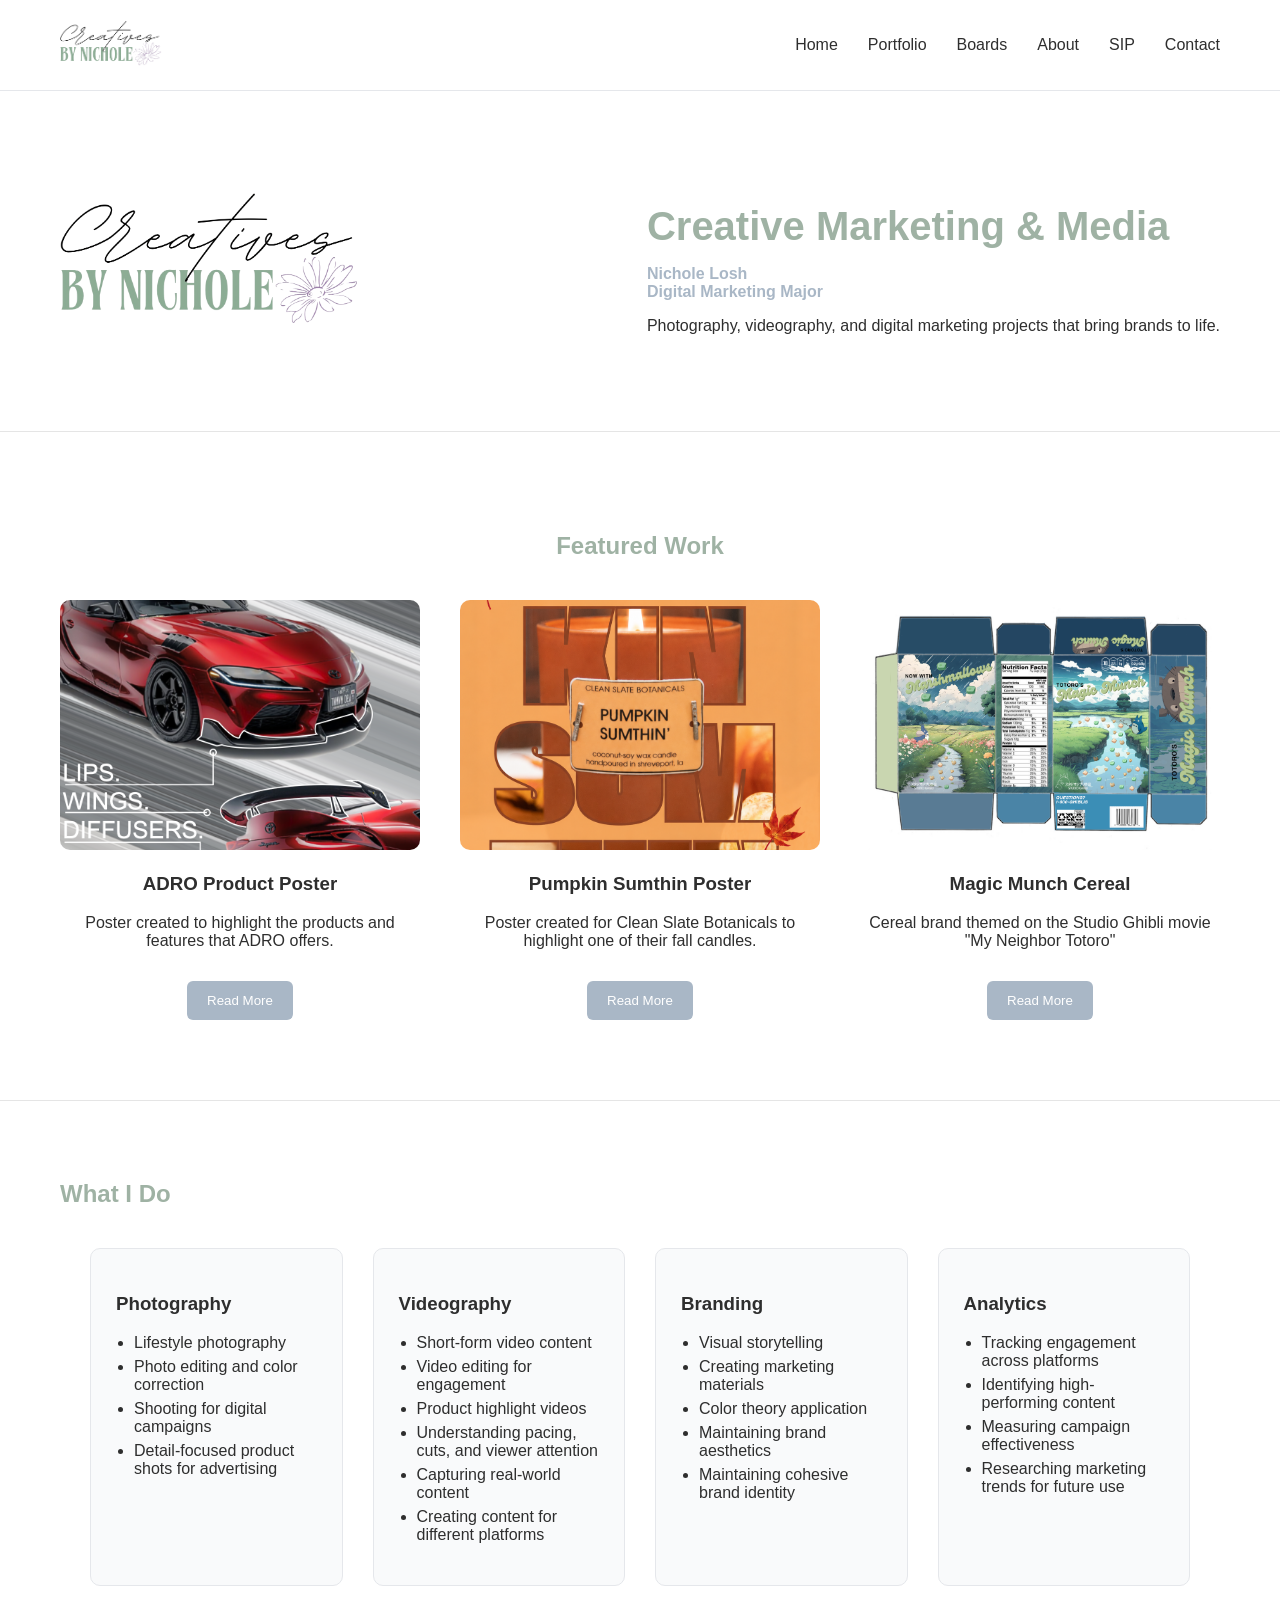
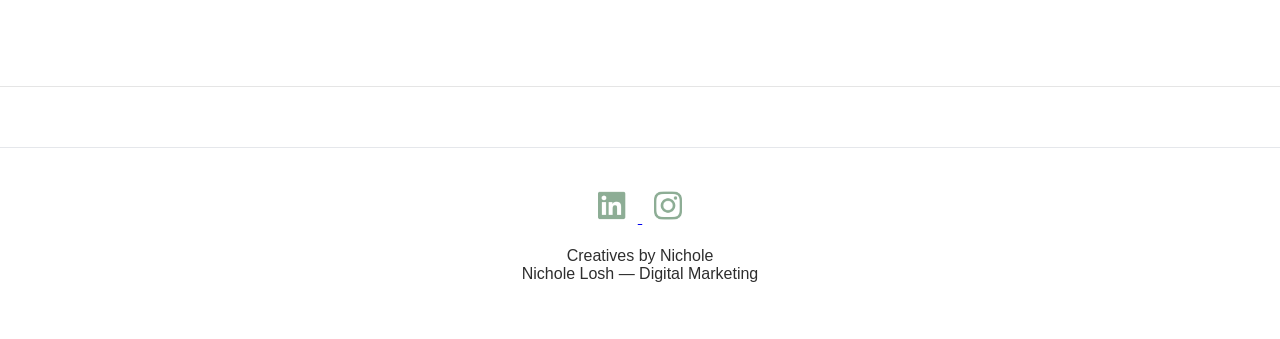
<file: index.html>
<!DOCTYPE html>
<html lang="en">
<head>
<meta charset="UTF-8">
<meta name="viewport" content="width=device-width, initial-scale=1.0">
<title>Creatives by Nichole | Portfolio</title>
<link rel="stylesheet" href="styles.css">
</head>

<body>

<!-- HEADER -->

<header>
<nav class="navbar">

<div class="logo-small">
<img src="LOGO1.png" alt="Creatives by Nichole Logo">
</div>

<ul class="nav-links">
<li><a href="index.html" class="active">Home</a></li>
<li><a href="portfolio.html">Portfolio</a></li>
<li><a href="boards.html">Boards</a></li>
<li><a href="about.html">About</a></li>
<li><a href="sip.html">SIP</a></li>
<li><a href="contact.html">Contact</a></li>
</ul>

</nav>
</header>


<!-- HERO -->

<section class="hero">

<div class="hero-container">

<div class="hero-logo">
<img src="LOGO1.png" alt="Creatives by Nichole">
</div>

<div class="hero-text">

<h1>Creative Marketing & Media</h1>

<p class="student">
Nichole Losh<br>
Digital Marketing Major
</p>

<p>
Photography, videography, and digital marketing projects that bring brands to life.
</p>

</div>

</div>

</section>


<!-- FEATURED PROJECTS -->

<section class="projects-preview">

<h2>Featured Work</h2>

<div class="project-grid">

<div class="project-card">

<img src="projects/ADRO Poster.png" alt="ADRO Poster">

<h3>ADRO Product Poster</h3>

<p>Poster created to highlight the products and features that ADRO offers.</p>

<button onclick="openModal('modal1')" class="read-btn">
Read More
</button>

</div>


<div class="project-card">

<img src="projects/pumpkin sumthin poster.png" alt="pumpkin somethin">

<h3>Pumpkin Sumthin Poster</h3>

<p>Poster created for Clean Slate Botanicals to highlight one of their fall candles.</p>

<button onclick="openModal('modal2')" class="read-btn">
Read More
</button>

</div>


<div class="project-card">

<img src="projects/Magic Munch.png" alt="Magic Munch">

<h3>Magic Munch Cereal</h3>

<p>Cereal brand themed on the Studio Ghibli movie "My Neighbor Totoro"</p>

<button onclick="openModal('modal3')" class="read-btn">
Read More
</button>

</div>

</div>

</section>


<!-- POPUP MODALS -->

<!-- MODAL 1 -->
<div id="modal1" class="modal">

<div class="modal-box">
<div class="modal-layout">

<div class="modal-image">
<img src="projects/ADRO Poster.png" alt="ADRO Poster">
</div>

<div class="modal-text">
<h2>ADRO Product Poster</h2>
<p>coming soon</p>

<button onclick="closeModal('modal1')" class="close-btn">
Go Back
</button>

</div>

</div>
</div>
</div>


<!-- MODAL 2 -->
<div id="modal2" class="modal">

<div class="modal-box">
<div class="modal-layout">

<div class="modal-image">
<img src="projects/pumpkin sumthin poster.png" alt="pumpkin sumthin poster">
</div>

<div class="modal-text">
<h2>Game Day Glam</h2>
<p>This poster was made for Clean Slate Botanicals for an outdoor sign with the intent of showcasing one of their fall candles to help bring people into the store.</p>

<button onclick="closeModal('modal2')" class="close-btn">
Go Back
</button>

</div>

</div>
</div>
</div>


<!-- MODAL 3 -->
<div id="modal3" class="modal">

<div class="modal-box">
<div class="modal-layout">

<div class="modal-image">
<img src="projects/Magic Munch.png" alt="Magic Munch">
</div>

<div class="modal-text">
<h2>Magic Munch</h2>
<p>This was created in a Photoshop photography class that was made to be a cereal box design based off the popular Studio Ghibili movie "My Neighbor Totoro".</p>

<button onclick="closeModal('modal3')" class="close-btn">
Go Back
</button>

</div>

</div>
</div>
</div>


<section class="features">

<h2>What I Do</h2>

<div class="feature-grid">

<div class="feature-card">
<h3>Photography</h3>
<ul>
<li>Lifestyle photography</li>
<li>Photo editing and color correction</li>
<li>Shooting for digital campaigns</li>
<li>Detail-focused product shots for advertising</li>
</ul>
</div>

<div class="feature-card">
<h3>Videography</h3>
<ul>
<li>Short-form video content</li>
<li>Video editing for engagement</li>
<li>Product highlight videos</li>
<li>Understanding pacing, cuts, and viewer attention</li>
<li>Capturing real-world content</li>
<li>Creating content for different platforms</li>
</ul>
</div>

<div class="feature-card">
<h3>Branding</h3>
<ul>
<li>Visual storytelling</li>
<li>Creating marketing materials</li>
<li>Color theory application</li>
<li>Maintaining brand aesthetics</li>
<li>Maintaining cohesive brand identity</li>
</ul>
</div>

<div class="feature-card">
<h3>Analytics</h3>
<ul>
<li>Tracking engagement across platforms</li>
<li>Identifying high-performing content</li>
<li>Measuring campaign effectiveness</li>
<li>Researching marketing trends for future use</li>
</ul>
</div>

</div>

</section>

<footer>

<div class="social-icons">

<a href="https://www.linkedin.com/in/nichole-losh-424346301/" target="_blank">
<img src="projects/linkedin.png" alt="LinkedIn">
</a>

<a href="https://www.instagram.com/creativesbynichole/" target="_blank">
<img src="projects/instagram.png" alt="Instagram">
</a>

</div>

<p>
Creatives by Nichole<br>
Nichole Losh — Digital Marketing
</p>

</footer>

<script>

function openModal(id){
document.getElementById(id).style.display = "flex";
}

function closeModal(id){
document.getElementById(id).style.display = "none";
}

</script>

</body>
</html>
</file>
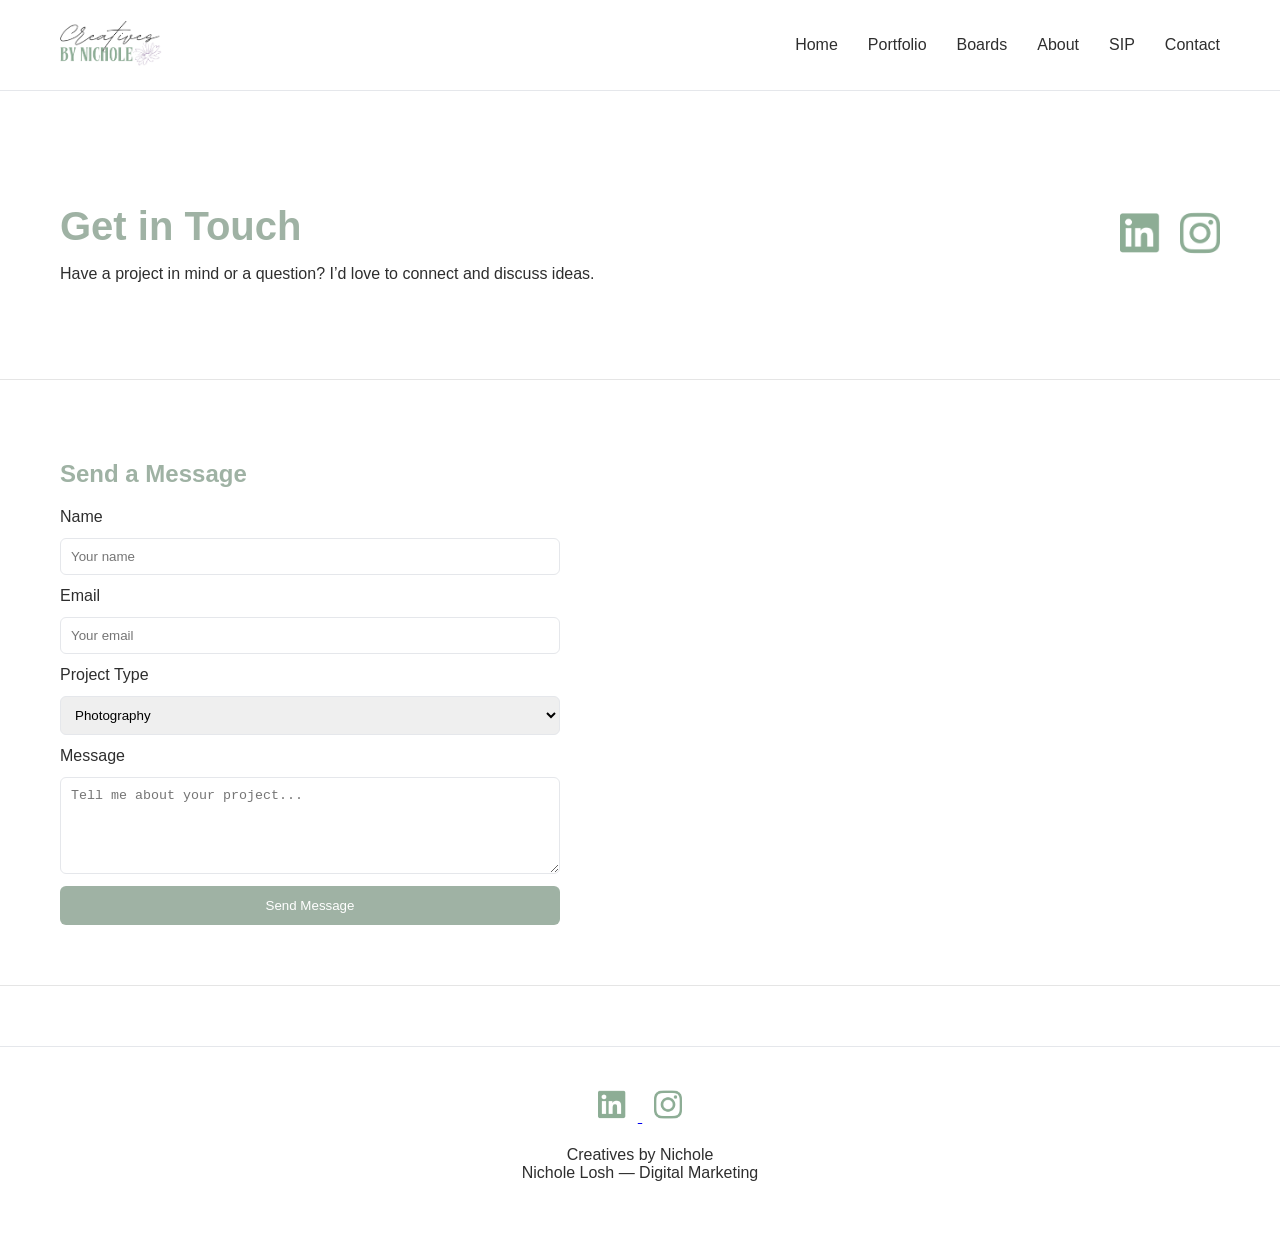
<file: contact.html>
<!DOCTYPE html>
<html lang="en">
<head>
<meta charset="UTF-8">
<title>Contact | Portfolio by Nichole</title>
<meta name="viewport" content="width=device-width, initial-scale=1.0">
<link rel="stylesheet" href="styles.css">
</head>

<body>

<header>
<nav class="navbar">

<div class="logo-small">
<img src="LOGO1.png" alt="Portfolio by Nichole Logo">
</div>

<ul class="nav-links">
<li><a href="index.html">Home</a></li>
<li><a href="portfolio.html">Portfolio</a></li>
<li><a href="boards.html">Boards</a></li>
<li><a href="about.html">About</a></li>
<li><a href="sip.html">SIP</a></li>
<li><a href="contact.html" class="active">Contact</a></li>
</ul>

</nav>
</header>

<section class="hero">

<div class="hero-container">

<div class="hero-text">

<h1>Get in Touch</h1>

<p>
Have a project in mind or a question?  
I’d love to connect and discuss ideas.
</p>

</div>

<div class="hero-socials">

<a href="https://www.linkedin.com/in/nichole-losh-424346301/" target="_blank">
<img src="projects/linkedin.png" alt="LinkedIn">
</a>

<a href="https://www.instagram.com/creativesbynichole/" target="_blank">
<img src="projects/instagram.png" alt="Instagram">
</a>

</div>

</div>

</section>

<section class="overview">

<h2>Send a Message</h2>

<form class="contact-form">

<label>Name</label>
<input type="text" placeholder="Your name">

<label>Email</label>
<input type="email" placeholder="Your email">

<label>Project Type</label>

<select>
<option>Photography</option>
<option>Videography</option>
<option>Digital Marketing</option>
<option>Branding</option>
<option>Other</option>
</select>

<label>Message</label>

<textarea rows="5" placeholder="Tell me about your project..."></textarea>

<button type="submit" class="submit-btn">Send Message</button>

</form>

</section>

<footer>

<div class="social-icons">

<a href="https://www.linkedin.com/in/nichole-losh-424346301/" target="_blank">
<img src="projects/linkedin.png" alt="LinkedIn">
</a>

<a href="https://www.instagram.com/creativesbynichole/" target="_blank">
<img src="projects/instagram.png" alt="Instagram">
</a>

</div>

<p>
Creatives by Nichole<br>
Nichole Losh — Digital Marketing
</p>

</footer>

</body>
</html>
</file>
<file: styles.css>
body{
font-family: Arial, Helvetica, sans-serif;
margin:0;
background:white;
color:#2E2E2E;
}

section{
padding:60px;
border-bottom:1px solid #e5e5e5;
}

h2{
color:#9FB2A4;
margin-bottom:20px;
}

.feature-grid{
display:grid;
grid-template-columns:repeat(auto-fit, minmax(250px, 1fr));
gap:30px;
max-width:1100px;
margin:40px auto;
}

.feature-card{
border:1px solid #E5E7EB;
padding:25px;
border-radius:10px;
background:#F9FAFB;
text-align:left;
transition:0.3s;
}

.feature-card:hover{
transform:translateY(-5px);
}

.feature-card ul{
padding-left:18px;
margin-top:10px;
}

.feature-card li{
margin-bottom:6px;
}

.navbar{
display:flex;
justify-content:space-between;
align-items:center;
padding:20px 60px;
border-bottom:1px solid #E5E7EB;
}

.logo-small img{
height:45px;
}

.nav-links{
list-style:none;
display:flex;
gap:30px;
}

.nav-links a{
text-decoration:none;
color:#2E2E2E;
font-weight:500;
}

.nav-links a:hover{
color:#9FB2A4;
}

.active{
color:#9FB2A4;
}

.hero{
padding:80px 60px;
}

.hero-container{
display:flex;
align-items:center;
gap:80px;
}

.hero-logo img{
width:300px;
}

.hero-text h1{
font-size:40px;
color:#9FB2A4;
margin-bottom:10px;
}

.student{
font-weight:bold;
color:#A9B7C6;
}

.profile-header{
padding:80px 60px;
}

.profile-container{
display:flex;
align-items:center;
justify-content:center;
max-width:1100px;
margin:auto;
gap:60px; 
}

flex-direction:row; 
}

.profile-image{
order:1;
}

.profile-text{
order:2;
}

.profile-text h1{
font-size:36px;
margin-bottom:10px;
}

.major{
color:#9FB2A4;
margin-bottom:20px;
}

.profile-socials{
display:flex;
gap:20px;
}

.profile-socials img{
width:30px;
cursor:pointer;
transition:0.3s;
}

.profile-socials img:hover{
transform:scale(1.1);
}

.profile-image img{
width:180px;
height:180px;
object-fit:cover;
border-radius:50%;
}

.social-icons{
margin-bottom:20px;
text-align:center;
}

.social-icons img{
width:28px;
margin:0 12px;
cursor:pointer;
transition:0.3s;
}

.social-icons img:hover{
transform:scale(1.15);
}

.portfolio-section{
padding:80px 60px;
}

.skill-line{
display:flex;
flex-wrap:wrap;
gap:20px;
margin-bottom:30px;
justify-content:center;
}

.skill-line span{
font-size:14px;
background:#F1F5F9;
padding:8px 14px;
border-radius:20px;
}

.portfolio-grid{
display:grid;
grid-template-columns:repeat(3,1fr);
gap:30px;
max-width:1100px;
margin:auto;
}

.portfolio-grid img{
width:100%;
height:220px;
object-fit:cover;
border-radius:10px;
background:#e5e5e5;
transition:0.3s;
}

.portfolio-grid img:hover{
transform:scale(1.03);
}

.projects-preview{
padding:80px 60px;
text-align:center;
}

.project-grid{
display:grid;
grid-template-columns:repeat(3,1fr);
gap:40px;
max-width:1200px;
margin:auto;
margin-top:40px;
}

.project-card img{
width:100%;
height:250px;
object-fit:cover;
border-radius:10px;
background:#e5e5e5;
}

.project-card:hover{
transform:translateY(-5px);
transition:0.3s;
}

.hero-container{
display:flex;
align-items:center;
justify-content:space-between;
gap:60px;
}

.hero-socials{
display:flex;
gap:20px;
align-items:center;
}

.hero-socials img{
width:40px;
cursor:pointer;
transition:0.3s;
}

.hero-socials img:hover{
transform:scale(1.15);
}

.read-btn{
margin-top:15px;
padding:12px 20px;
background:#A9B7C6;
color:white;
border:none;
border-radius:6px;
cursor:pointer;
}

.close-btn{
margin-top:30px;
padding:12px 20px;
background:#6F5B8C;
color:white;
border:none;
border-radius:6px;
cursor:pointer;
}

.modal{
display:none;
position:fixed;
top:0;
left:0;
width:100%;
height:100%;
background:rgba(0,0,0,0.85);
z-index:9999;
justify-content:center;
align-items:center;
}

.modal-box{
background:white;
width:80%;
max-width:1000px;
height:80vh;
padding:40px;
border-radius:12px;
display:flex;
justify-content:center;
align-items:center;
box-shadow:0px 10px 30px rgba(0,0,0,0.3);
}

.modal-layout{
display:flex;
gap:40px;
width:100%;
height:100%;
}

.modal-image img{
width:100%;
height:auto;       
max-height:100%;    
object-fit:contain;   
border-radius:10px;
}

.image-scroll{
height:100%;
overflow-y:auto;
display:flex;
flex-direction:column;
gap:15px;
padding-right:10px;
}

.image-scroll img{
width:100%;
height:auto;
border-radius:10px;
object-fit:contain;
}

.modal-image iframe{
width:100%;
aspect-ratio:16/9;
border-radius:10px;
}

.modal-text{
width:60%;
overflow-y:auto;
text-align:left;
}

.modal-text h2{
margin-top:0;
}

.video-modal{
width:70%;
}

.video-modal + .modal-text{
width:30%;
}

.sip-hero{
background:#1a1a1a;
padding:80px 0;
text-align:center;
}

.sip-logo img{
width:90%;
max-width:900px;
}

.sip-description{
max-width:900px;
margin:auto;
padding:80px 20px;
line-height:1.7;
}

.sip-description h2{
text-align:center;
margin-bottom:30px;
color:#cc2b2b;
}

.sip-proof{
padding:80px 20px;
background:#F9FAFB;
text-align:center;
}

.proof-grid{
display:flex;
gap:30px;
justify-content:center;
max-width:1200px;
margin:auto;
margin-top:40px;
}

.proof-grid img{
width:48%;
border-radius:10px;
box-shadow:0px 4px 12px rgba(0,0,0,0.15);
}

.sip-play{
text-align:center;
padding:80px 20px;
}

.contact-form{
max-width:500px;
display:flex;
flex-direction:column;
gap:12px;
}

.contact-form input,
.contact-form select,
.contact-form textarea{
padding:10px;
border:1px solid #E5E7EB;
border-radius:6px;
}

.submit-btn{
background:#9FB2A4;
color:white;
border:none;
padding:12px;
border-radius:6px;
cursor:pointer;
}

.submit-btn:hover{
background:#8CA596;
}

@media (max-width:768px){

.profile-container{
flex-direction:column;
text-align:center;
}

.modal-layout{
flex-direction:column;
}

.modal-image,
.modal-text{
width:100%;
height:auto;
}

}

footer{
text-align:center;
padding:40px;
border-top:1px solid #E5E7EB;
margin-top:60px;
}
</file>
